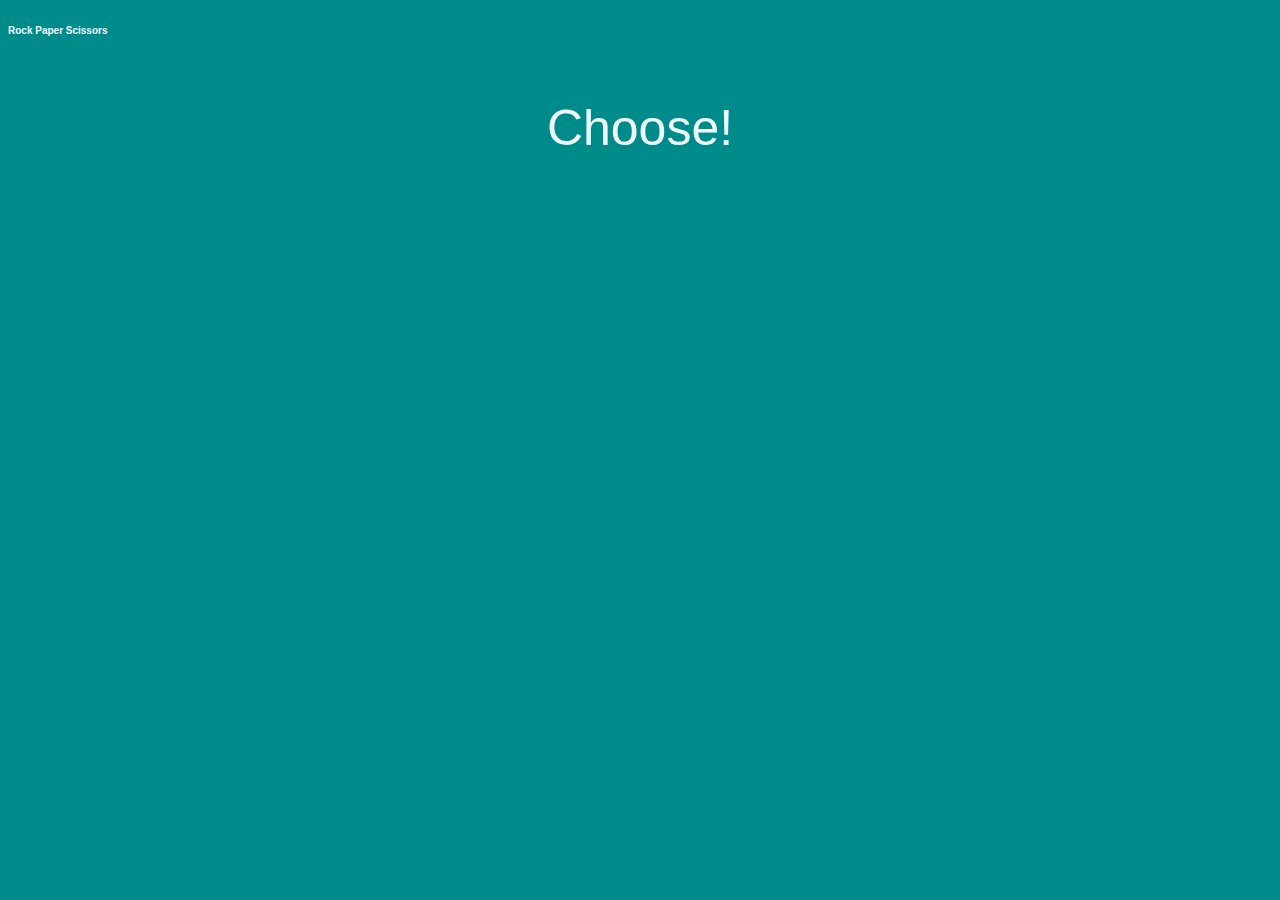
<file: New folder (2)/index.html>
<!DOCTYPE html>
<html>
<head>
    <title>Rock Paper Scissors Game</title>
    <link rel="stylesheet" type="text/css" href="style.css">
</head>
<body>
    <h1>Rock Paper Scissors </h1>
    <div class="game">
        <div id="status"></div>
        <div id="choices" style="display: none;">
            <button class="choice" onclick="playGame('Rock')">Rock</button>
            <button class="choice" onclick="playGame('Paper')">Paper</button>
            <button class="choice" onclick="playGame('Scissors')">Scissors</button>
        </div>
        <button id="play-again" onclick="resetGame()" style="display: none;">Play Again</button>
        <div id="computer-played"></div>
        <div id="you-played"></div>
        <button1 id="choose-btn" onclick="showChoices()">Choose!</button1>
        
    </div>
    <script src="script.js"></script>
</body>
</html>
</file>
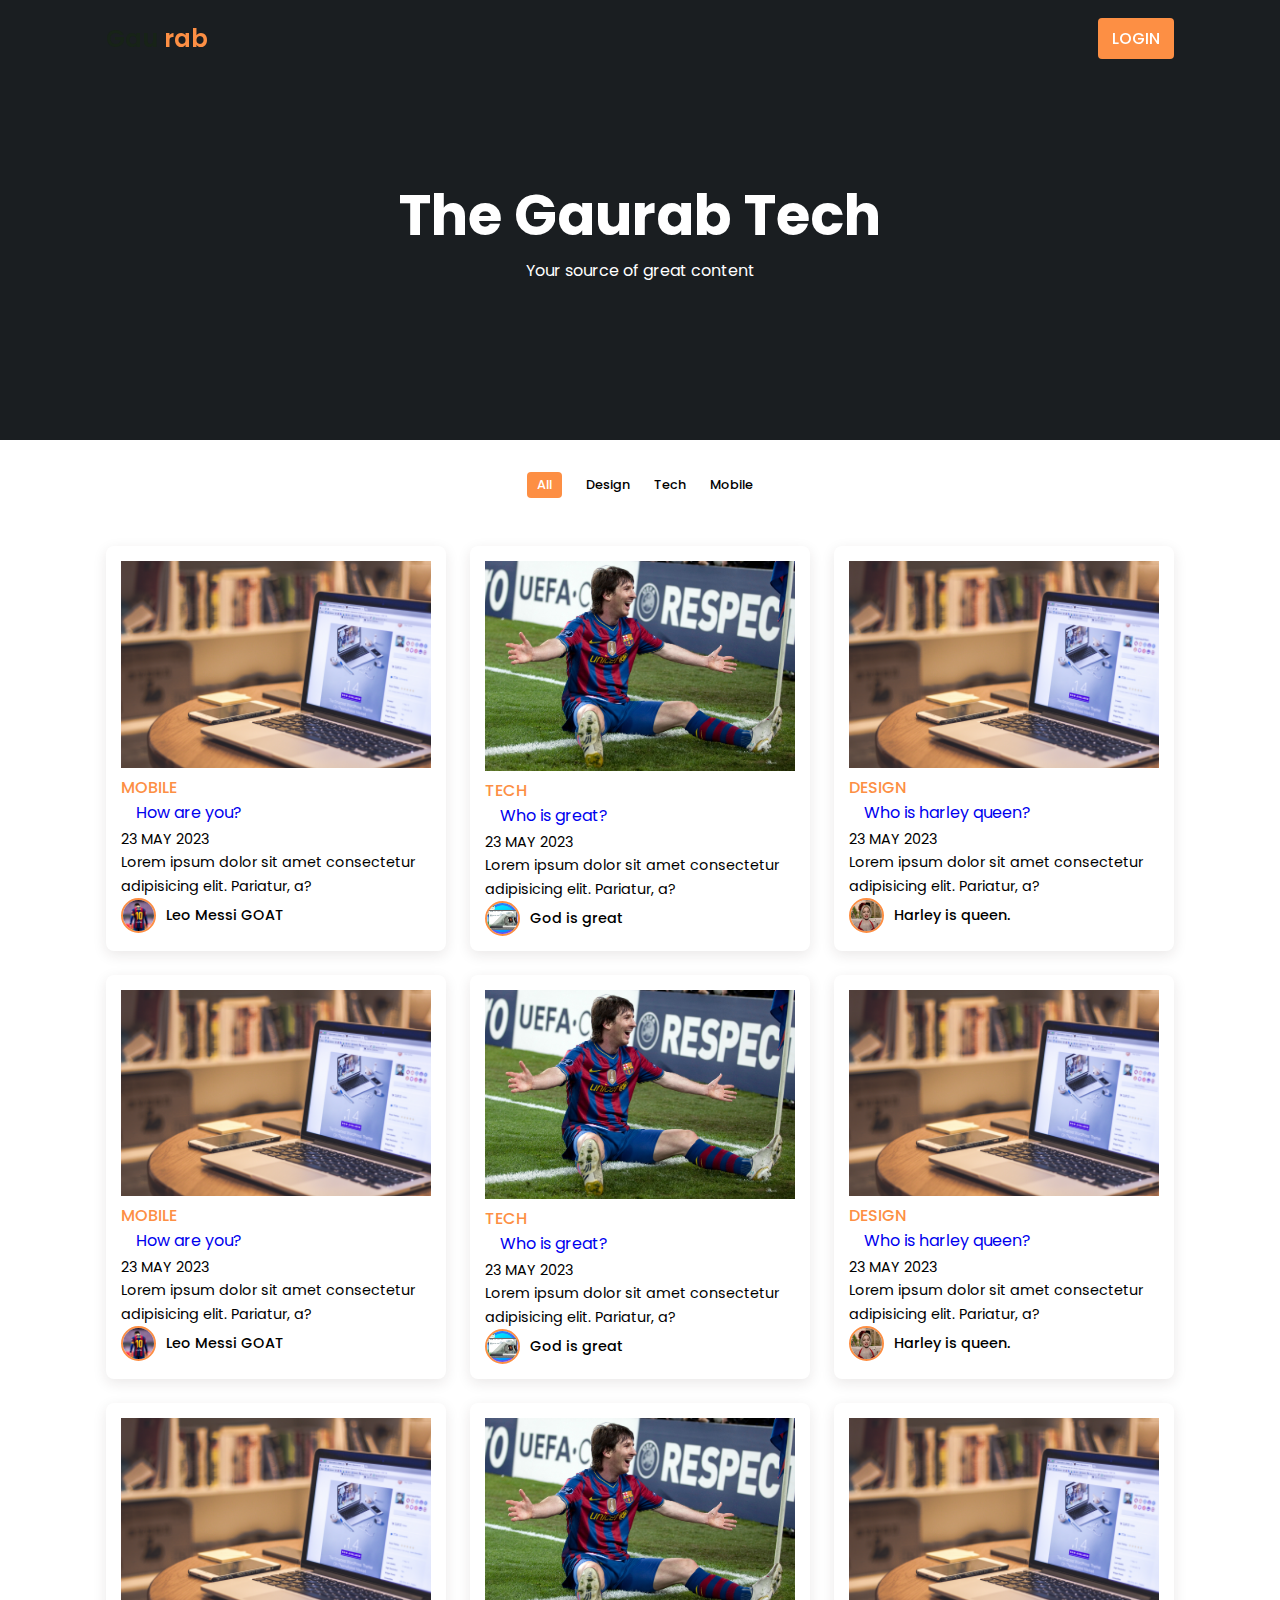
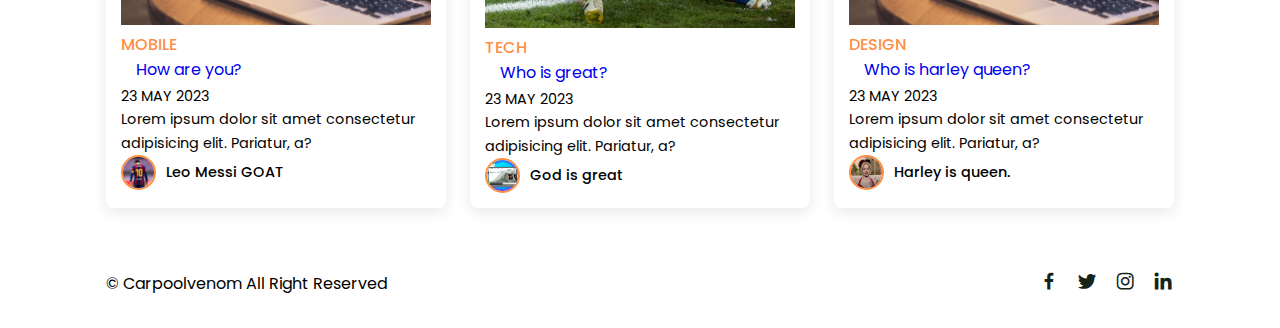
<file: site final/index.html>
<!DOCTYPE html>
<html lang="en">
<head>
    <meta charset="UTF-8">
    <meta http-equiv="X-UA-Compatible" content="IE=edge">
    <meta name="viewport" content="width=device-width, initial-scale=1.0">
    <title>Responsive Blog Website</title>
    <!--Link to CSS-->
    <link rel="stylesheet" href="style.css">
    <!-- Box Icons -->
    <link href='https://unpkg.com/boxicons@2.1.4/css/boxicons.min.css' rel='stylesheet'>
</head>
<body>
    <!-- Header -->
    <header>
        <!-- Nav-->
        <div class="nav container">
        <!-- Logo -->
        <a href="#" class="logo"> Gau <span>rab</span></a>
        <!-- Login Btn-->
        <a href="#" class="login">Login</a>
    </div>

    </header>
    <!-- Home-->
    <section class="home" id="home">
        <div class="home-text container">
            <h2 class="home-title">The Gaurab Tech</h2>
            <span class="home-subtitle">Your source of great content</span>
        </div>
    </section>
    <!-- Post Filter-->
    <div class="post-filter container">
        <span class="filter-item active-filter" data-filter="all">All</span>
        <span class="filter-item" data-filter="design">Design</span>
        <span class="filter-item" data-filter="tech">Tech</span>
        <span class="filter-item" data-filter="mobile">Mobile</span>
    </div>
    <!-- Posts -->
    <section class="post container">
        <!-- Post Box 1 -->
        <div class="post-box mobile">
            <img src="pexels-tranmautritam-69432.jpg" alt="" class="post-img">
            <h2 class="category">Mobile</h2>
            <a href="post-page.html" class="post title">
                How are you?
            </a>
            <span class="post-date">23 May 2023</span>
            <p class="post-decription">Lorem ipsum dolor sit amet consectetur adipisicing elit. Pariatur, a?</p>
            <!-- Profile -->
            <div class="profile">
                <img src="1318341815.jpeg" alt="" class="profile-img">
                <span class="profile-name">Leo Messi GOAT</span>
            </div>
        </div>
        <!-- Post Box 2 -->
        <div class="post-box tech">
            <img src="LeoMessi20092010_pic_fcb-arsenal62.jpg" alt="" class="post-img">
            <h2 class="category">Tech</h2>
            <a href="post-page.html" class="post title">
                Who is great?
            </a>
            <span class="post-date">23 May 2023</span>
            <p class="post-decription">Lorem ipsum dolor sit amet consectetur adipisicing elit. Pariatur, a?</p>
            <!-- Profile -->
            <div class="profile">
                <img src="best-tech-websites-hero-image.jpg" alt="" class="profile-img">
                <span class="profile-name">God is great</span>
            </div>
        </div>
        <!-- Post Box 3 -->
        <div class="post-box design">
            <img src="pexels-tranmautritam-69432.jpg" alt="" class="post-img">
            <h2 class="category">Design</h2>
            <a href="post-page.html" class="post title">
                Who is harley queen?
            </a>
            <span class="post-date">23 May 2023</span>
            <p class="post-decription">Lorem ipsum dolor sit amet consectetur adipisicing elit. Pariatur, a?</p>
            <!-- Profile -->
            <div class="profile">
                <img src="harley-1670346152.jpeg" alt="" class="profile-img">
                <span class="profile-name">Harley is queen.</span>
            </div>
        </div>
                <!-- Post Box 4 -->
                <div class="post-box mobile">
                    <img src="pexels-tranmautritam-69432.jpg" alt="" class="post-img">
                    <h2 class="category">Mobile</h2>
                    <a href="post-page.html" class="post title">
                        How are you?
                    </a>
                    <span class="post-date">23 May 2023</span>
                    <p class="post-decription">Lorem ipsum dolor sit amet consectetur adipisicing elit. Pariatur, a?</p>
                    <!-- Profile -->
                    <div class="profile">
                        <img src="1318341815.jpeg" alt="" class="profile-img">
                        <span class="profile-name">Leo Messi GOAT</span>
                    </div>
                </div>
                <!-- Post Box 5 -->
                <div class="post-box tech">
                    <img src="LeoMessi20092010_pic_fcb-arsenal62.jpg" alt="" class="post-img">
                    <h2 class="category">Tech</h2>
                    <a href="post-page.html" class="post title">
                        Who is great?
                    </a>
                    <span class="post-date">23 May 2023</span>
                    <p class="post-decription">Lorem ipsum dolor sit amet consectetur adipisicing elit. Pariatur, a?</p>
                    <!-- Profile -->
                    <div class="profile">
                        <img src="best-tech-websites-hero-image.jpg" alt="" class="profile-img">
                        <span class="profile-name">God is great</span>
                    </div>
                </div>
                <!-- Post Box 6 -->
                <div class="post-box design">
                    <img src="pexels-tranmautritam-69432.jpg" alt="" class="post-img">
                    <h2 class="category">Design</h2>
                    <a href="post-page.html" class="post title">
                        Who is harley queen?
                    </a>
                    <span class="post-date">23 May 2023</span>
                    <p class="post-decription">Lorem ipsum dolor sit amet consectetur adipisicing elit. Pariatur, a?</p>
                    <!-- Profile -->
                    <div class="profile">
                        <img src="harley-1670346152.jpeg" alt="" class="profile-img">
                        <span class="profile-name">Harley is queen.</span>
                    </div>
                </div>
                        <!-- Post Box 7 -->
        <div class="post-box mobile">
            <img src="pexels-tranmautritam-69432.jpg" alt="" class="post-img">
            <h2 class="category">Mobile</h2>
            <a href="post-page.html" class="post title">
                How are you?
            </a>
            <span class="post-date">23 May 2023</span>
            <p class="post-decription">Lorem ipsum dolor sit amet consectetur adipisicing elit. Pariatur, a?</p>
            <!-- Profile -->
            <div class="profile">
                <img src="1318341815.jpeg" alt="" class="profile-img">
                <span class="profile-name">Leo Messi GOAT</span>
            </div>
        </div>
        <!-- Post Box 8 -->
        <div class="post-box tech">
            <img src="LeoMessi20092010_pic_fcb-arsenal62.jpg" alt="" class="post-img">
            <h2 class="category">Tech</h2>
            <a href="post-page.html" class="post title">
                Who is great?
            </a>
            <span class="post-date">23 May 2023</span>
            <p class="post-decription">Lorem ipsum dolor sit amet consectetur adipisicing elit. Pariatur, a?</p>
            <!-- Profile -->
            <div class="profile">
                <img src="best-tech-websites-hero-image.jpg" alt="" class="profile-img">
                <span class="profile-name">God is great</span>
            </div>
        </div>
        <!-- Post Box 9 -->
        <div class="post-box design">
            <img src="pexels-tranmautritam-69432.jpg" alt="" class="post-img">
            <h2 class="category">Design</h2>
            <a href="post-page.html" class="post title">
                Who is harley queen?
            </a>
            <span class="post-date">23 May 2023</span>
            <p class="post-decription">Lorem ipsum dolor sit amet consectetur adipisicing elit. Pariatur, a?</p>
            <!-- Profile -->
            <div class="profile">
                <img src="harley-1670346152.jpeg" alt="" class="profile-img">
                <span class="profile-name">Harley is queen.</span>
            </div>
        </div>
    </section>
    <!-- Footer-->
    <div class="footer container">
        <p>&#169; Carpoolvenom All Right Reserved</p>
        <div class="social">
            <a href="https://www.facebook.com/gaurab.chhetri.3110?mibextid=ZbWKwL"><i class="bx bxl-facebook"></i></a>
            <a href="https://l.facebook.com/l.php?u=https%3A%2F%2Ftwitter.com%2FGaurabChhetri3%3Fs%3D09%26fbclid%3DIwAR0Br9i0LC0q26gIAyRDjaN70tZMd2BaKydHbMowdbPcoAH-X4SSjSSyy18&h=AT0fY_TjVJwR4Uv86DEsFTM5sJwCZO_lW7h2P--Wket4hs3PW50qv8Zb47bxjPwdyTLzNSDgoyEpSBdkF2v0CSB9la58vvdLBY3v7M3OvNuUjUVhg8YBCslgSDnO7P5hWVGVqw"><i class="bx bxl-twitter"></i></a>
            <a href="https://www.instagram.com/"><i class="bx bxl-instagram"></i></a>
            <a href="https://www.linkedin.com/feed/"><i class="bx bxl-linkedin"></i></a>
        </div>
    </div>

        

    <!--JQuery Link -->
    <script
  src="https://code.jquery.com/jquery-3.7.0.js"
  integrity="sha256-JlqSTELeR4TLqP0OG9dxM7yDPqX1ox/HfgiSLBj8+kM="
  crossorigin="anonymous"></script>
    <!-- Link to JS -->
    <script src="main.js"></script>
</body>
</html>
</file>
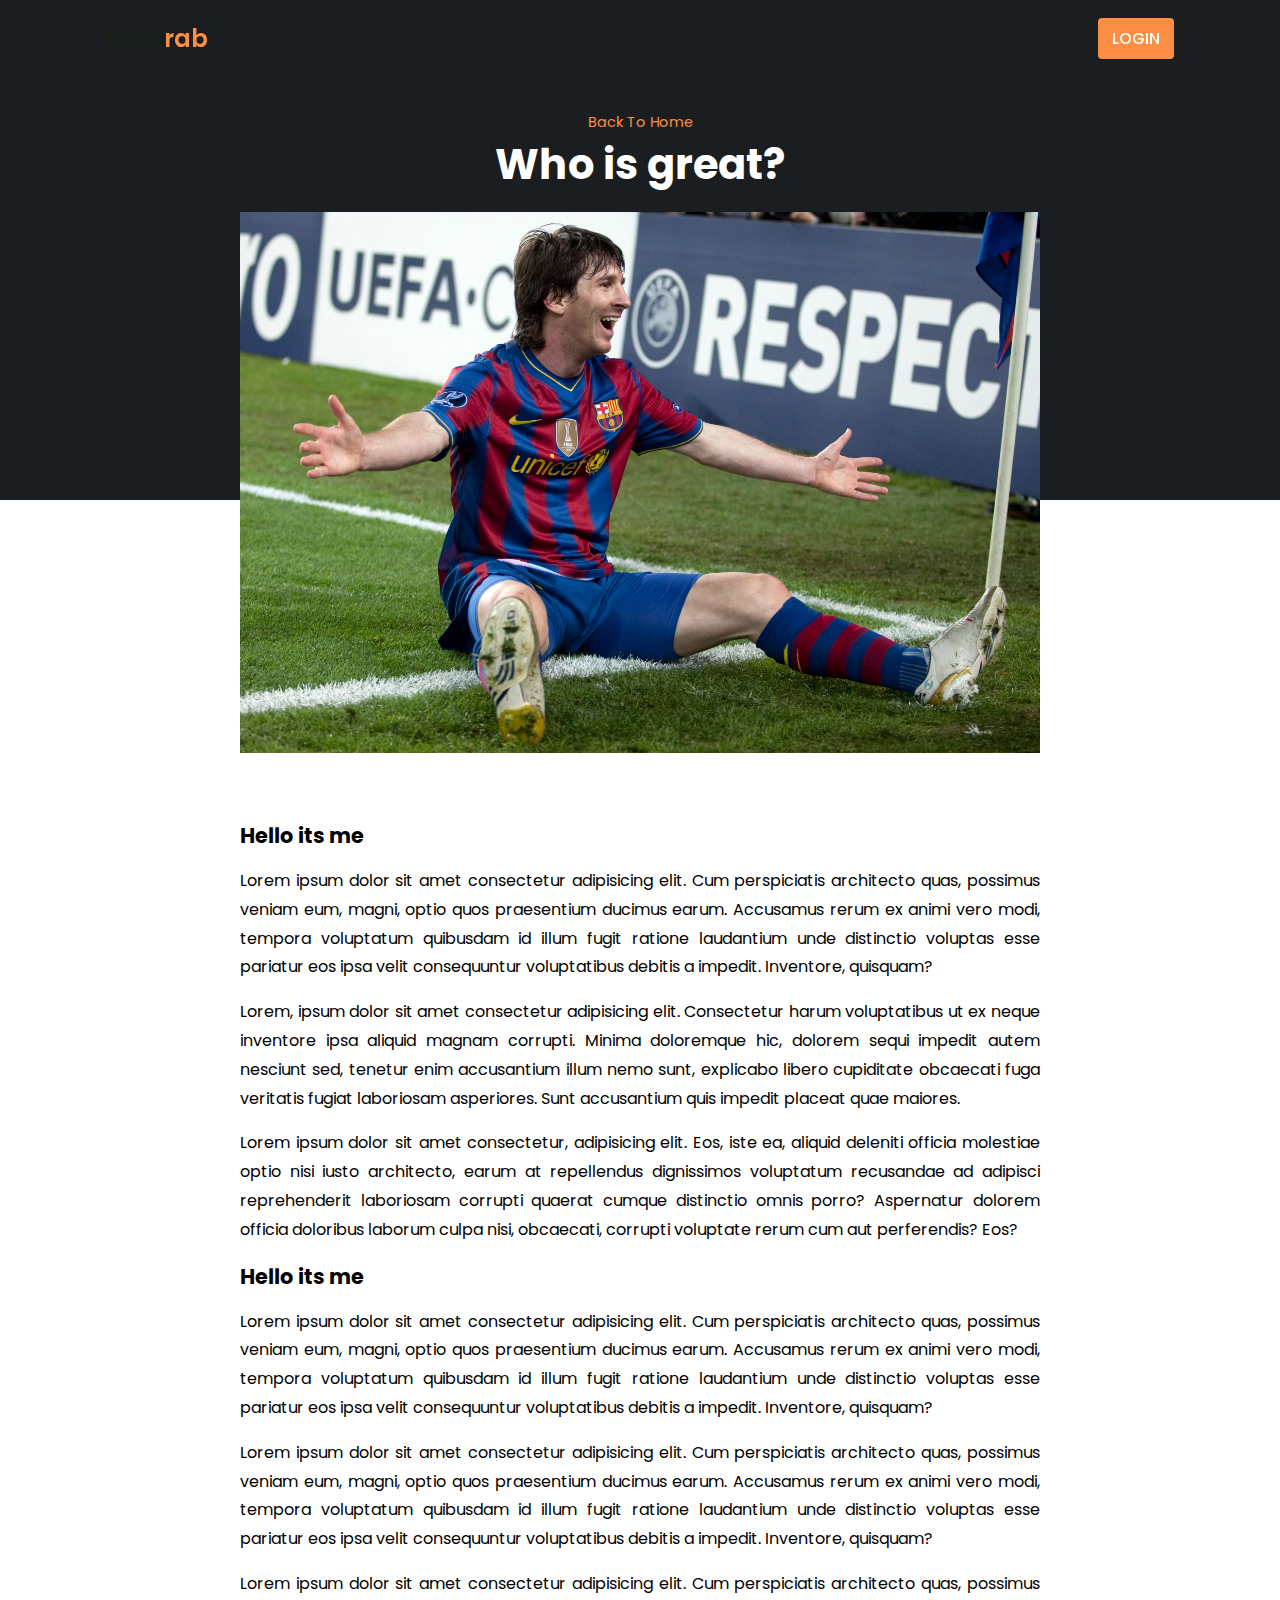
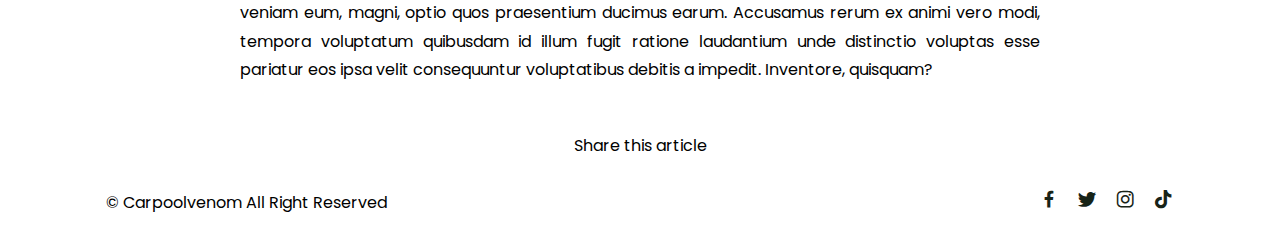
<file: site final/post-page.html>
<!DOCTYPE html>
<html lang="en">
<head>
    <meta charset="UTF-8">
    <meta http-equiv="X-UA-Compatible" content="IE=edge">
    <meta name="viewport" content="width=device-width, initial-scale=1.0">
    <title>Responsive Blog Website</title>
    <!--Link to CSS-->
    <link rel="stylesheet" href="style.css">
    <!-- Box Icons -->
    <link href='https://unpkg.com/boxicons@2.1.4/css/boxicons.min.css' rel='stylesheet'>
</head>
<body>
    <!-- Header -->
    <header>
        <!-- Nav-->
        <div class="nav container">
        <!-- Logo -->
        <a href="#" class="logo"> Gau <span>rab</span></a>
        <!-- Login Btn-->
        <a href="#" class="login">Login</a>
    </div>

    </header>
    <!--post content-->
    <section class="post-header">
        <div class="header-content post-container">
            <!--back to home-->
            <a href="index.html" class="back-home">Back To Home</a>
            <!-- Title-->
            <h1 class="header-title">Who is great?</h1>
            <!--post image-->
            <img src="LeoMessi20092010_pic_fcb-arsenal62.jpg" alt="" class="header-img">
        </div>
    </section>
   
  
    <!-- Posts -->
    <section class="post-content post-container">
        <h2 class="sub-heading">Hello its me</h2>
        <p class="post-text">Lorem ipsum dolor sit amet consectetur adipisicing elit. Cum perspiciatis architecto quas, possimus veniam eum, magni, optio quos praesentium ducimus earum. Accusamus rerum ex animi vero modi, tempora voluptatum quibusdam id illum fugit ratione laudantium unde distinctio voluptas esse pariatur eos ipsa velit consequuntur voluptatibus debitis a impedit. Inventore, quisquam?</p>
        <p class="post-text">Lorem, ipsum dolor sit amet consectetur adipisicing elit. Consectetur harum voluptatibus ut ex neque inventore ipsa aliquid magnam corrupti. Minima doloremque hic, dolorem sequi impedit autem nesciunt sed, tenetur enim accusantium illum nemo sunt, explicabo libero cupiditate obcaecati fuga veritatis fugiat laboriosam asperiores. Sunt accusantium quis impedit placeat quae maiores.</p>
        <p class="post-text">Lorem ipsum dolor sit amet consectetur, adipisicing elit. Eos, iste ea, aliquid deleniti officia molestiae optio nisi iusto architecto, earum at repellendus dignissimos voluptatum recusandae ad adipisci reprehenderit laboriosam corrupti quaerat cumque distinctio omnis porro? Aspernatur dolorem officia doloribus laborum culpa nisi, obcaecati, corrupti voluptate rerum cum aut perferendis? Eos?</p>
        <h2 class="sub-heading">Hello its me</h2>
        <p class="post-text">Lorem ipsum dolor sit amet consectetur adipisicing elit. Cum perspiciatis architecto quas, possimus veniam eum, magni, optio quos praesentium ducimus earum. Accusamus rerum ex animi vero modi, tempora voluptatum quibusdam id illum fugit ratione laudantium unde distinctio voluptas esse pariatur eos ipsa velit consequuntur voluptatibus debitis a impedit. Inventore, quisquam?</p>
        <p class="post-text">Lorem ipsum dolor sit amet consectetur adipisicing elit. Cum perspiciatis architecto quas, possimus veniam eum, magni, optio quos praesentium ducimus earum. Accusamus rerum ex animi vero modi, tempora voluptatum quibusdam id illum fugit ratione laudantium unde distinctio voluptas esse pariatur eos ipsa velit consequuntur voluptatibus debitis a impedit. Inventore, quisquam?</p>
        <p class="post-text">Lorem ipsum dolor sit amet consectetur adipisicing elit. Cum perspiciatis architecto quas, possimus veniam eum, magni, optio quos praesentium ducimus earum. Accusamus rerum ex animi vero modi, tempora voluptatum quibusdam id illum fugit ratione laudantium unde distinctio voluptas esse pariatur eos ipsa velit consequuntur voluptatibus debitis a impedit. Inventore, quisquam?</p>

       
    </section>
    <!--Share-->
    <div class="share post-container">
        <span class="share-title">Share this article</span>
    </div>
    <!-- Footer-->
    <div class="footer container">
        <p>&#169; Carpoolvenom All Right Reserved</p>
        <div class="social">
            <a href="#"><i class="bx bxl-facebook"></i></a>
            <a href="#"><i class="bx bxl-twitter"></i></a>
            <a href="#"><i class="bx bxl-instagram"></i></a>
            <a href="#"><i class="bx bxl-tiktok"></i></a>
        </div>
    </div>

        

    <!--JQuery Link -->
    <script
  src="https://code.jquery.com/jquery-3.7.0.js"
  integrity="sha256-JlqSTELeR4TLqP0OG9dxM7yDPqX1ox/HfgiSLBj8+kM="
  crossorigin="anonymous"></script>
    <!-- Link to JS -->
    <script src="main.js"></script>
</body>
</html>
</file>
<file: New folder (2)/style.css>
body {
    font-family: Arial, sans-serif;
    background-color:darkcyan;
}


h1 {
    font-size: 10px;
    margin-top: 2%;
    text-align: left;
    -webkit-text-fill-color: aliceblue;
    text-size-adjust:calc();
}
div {
    text-align: center;
}
button{
    background-color:cadetblue;
}
button1{
    -webkit-text-fill-color: aliceblue;
    font-size:50px;
    text-align: center;
    margin: 10%;
}
button{
    margin: 10%;
}



#status {
    margin-bottom: 10px;
    font-size: 40px;
    margin:5%;
}

#choices {
    margin-bottom: 50%;
}

.choice {
    font-size: 16px;
    padding: 10px 20px;
    margin-right: 10px;
}

#computer-move {
    font-size: 20px;
    margin-bottom: 20px;
}

#play-again {
    font-size: 16px;
    padding: 10px 20px;
}
</file>
<file: site final/style.css>
/* Google Fonts */
@import url('https://fonts.googleapis.com/css2?family=Alkatra:wght@600&family=Poppins:wght@400;500;600;700&display=swap');
*{
    font-family: 'Poppins', sans-serif;
    margin: 0;
    padding: 0;
    scroll-behavior: smooth;
    scroll-padding-top: 2rem;
    box-sizing: border-box;
}

/* Variables */
:root {
    --container-color: #1a1e21 ;
    --second-color:#fd8f44 ;
    --text-color:#172317 ;
    --bg-color:#fff ;
}
::selection {
    color: var(--bg-color);
    background: var(--second-color);
}
a{
    text-decoration: none;
}
li {
    list-style: none;
}
img{
    width: 100%;
}
section{
    padding: 3rem 0 2rem;
}
.container{
    max-width: 1068px;
    margin: auto;
    width: 100%;
}
/* Header */
header{
    position: fixed;
    top: 0;
    left: 0;
    width: 100%;
    z-index: 200;
}
header.shadow{
    background: var(--bg-color);
    box-shadow: 0 1px 4px hsl(0 4% 14% / 10%);
    transition: 0.5s;
}
header.shadow .logo{
    color: var(--text-color);
}
.nav{
    display: flex;
    align-items: center;
    justify-content: space-between;
    padding: 18px 0;
}
.logo {
    font-size: 1.5rem;
    font-weight: 600;
    color: var(--text-color);
}
.logo span {
    color: var(--second-color);
}
.login{
    padding: 8px 14px;
    text-transform: uppercase;
    font-weight: 500;
    border-radius: 4px;
    background: var(--second-color);
    color: var(--bg-color);
}
.login:hover{
    background: hsl(24, 98%, 58%);
    transition: 0.3s;
}
/* Home */
.home{
    width: 100%;
    min-height: 440px;
    background: var(--container-color);
    display: grid;
    justify-content: center;
    align-items: center;
}
.home-text{
    color: var(--bg-color);
    text-align: center;
}
.home-title{
    font-size: 3.5rem;
}
.home-subtitle{
    font-size: 1rem;
    font-weight: 400;
}
/* Post Filter */
.post-filter{
    display: flex;
    justify-content: center;
    align-items: center;
    column-gap: 1.5rem;
    margin-top: 2rem;
}
.filter-item{
    font-size: 0.8rem;
    font-weight: 500;
    cursor: pointer;
}
.active-filter{
    background: var(--second-color);
    color: var(--bg-color);
    padding: 4px 10px;
    border-radius: 4px;
}
/* Posts */
.post{
    display: grid;
    grid-template-columns: repeat(auto-fit, minmax(280px,auto));
    justify-content: center;
    gap: 1.5rem;
}
.post-box{
    background: var(--bg-color);
    box-shadow:0 4px 14px hsl(355deg 25% 15% / 10%);
    padding: 15px;
    border-radius: 0.5rem;
}
.post-image{
    width: 100%;
    height: 200px;
    object-fit: cover;
    object-position: center;
    border-radius: 0.5rem;
}
.category{
    font-size: 1rem;
    font-weight: 500;
    text-transform: uppercase;
    color: var(--second-color);
}
.post-title{
    font-size: 1.2rem;
    font-weight: 600;
    color: var(--text-color);
    /* to remain title in 2 lines*/
    display: -webkit-box;
    -webkit-line-clamp: 2;
    -webkit-box-orient: vertical;
    overflow: hidden;
}
.post-date{
    display: flex;
    font-size: 0.9rem;
    text-transform: uppercase;
    font-weight: 400;
    margin-top: 4px;
}
.post-decription{
    font-size: 0.9rem;
    line-height: 1.5rem;
    margin: 5px 0 10 px;
    /* To remain title in 1 line */
    display: -webkit-box;
    -webkit-line-clamp: 2;
    -webkit-box-orient: vertical;
    overflow: hidden;
}
.profile{
    display: flex;
    align-items: center;
    gap: 10px;
}
.profile-img{
    width: 35px;
    height: 35px;
    border-radius: 50%;
    object-fit: cover;
    object-position: center;
    border: 2px solid var(--second-color);
}
.profile-name{
    font-size: 0.9rem;
    font-weight: 500;
}
.footer{
    display: flex;
    justify-content: space-between;
    align-items: center;
    padding: 30px 0;
}
.footer p{
    font-size: 1rem;
}
.social{
    display: flex;
    align-items: center;
    column-gap: 1rem;
}
.social .bx{
    font-size: 1.4rem;
    color: var(--text-color);
}
.social .bx:hover{
    color: var(--second-color);
    transition: 0.3s all linear;
}
/* post content*/
.post-header{
    width: 100%;
    height: 500px;
    background: var(--container-color);
}
.post-container{
    max-width: 800px;
    margin: auto;
    width: 100%;
}
.header-content{
    display: flex;
    flex-direction: column;
    align-items: center;
    margin-top: 4rem ;
}
.back-home{
    color: var(--second-color);
    font-size: 0.9rem;
}
.header-title{
    width: 90%;
    font-size: 2.6rem;
    color: var(--bg-color);
    text-align: center;
    margin-bottom: 1rem;
}
.heade-img{
    width: 100%;
    height: 420px;
    object-fit: cover;
    object-position: center;
}
.post-content{
    margin-top: 17rem;
}
.sub-heading{
    font-size: 1.3rem;
}
.post-text{
    font-size: 1rem;
    line-height: 1.8rem;
    margin: 1rem 0;
    text-align: justify;
}
/* share*/
.share{
    display: flex;
    flex-direction: column;
    align-items: center;
    row-gap: 1rem;
}
.share-title{
    font-size: 1rem;
}
/* responsive*/
@media(max-width:1068px){
    .container{
        margin: 0 auto;
        width: 95%;
    }
}
.home-text{
    width: 100%;
}
@media (max-width: 800px){
    .nav{
        padding: 14px 0;
    }
    .post-container{
        margin: 0 auto;
        width: 95%;
    }
}
@media(max-width: 768px){
    .nav{
        padding: 14px 0;
    }
    .post-container{
        margin: 0 auto;
        width: 95%;
    }
}
@media(max-width: 768px){
    .nav{
        padding: 10px 0;
    }
    section{
        padding: 2rem 0;
    }
    .header-content{
        margin-top: 3rem ;
    }
    .home{
        min-height: 380px;
    }
    .home-title{
        font-size: 3rem;
    }
    .header-title{
        font-size: 2rem;
    }
    .heade-img{
        height: 370px;
    }
    .post-header{
        height: 435px;
    }
    .post-content{
        margin-top: 9rem ;
    }    
}
@media(max-width: 570px){
    .post-header{
        height: 380px;
    }
    .header-title{
        width: 100%;
    }
    .header-img{
        height: 340px;
    }
}
</file>
